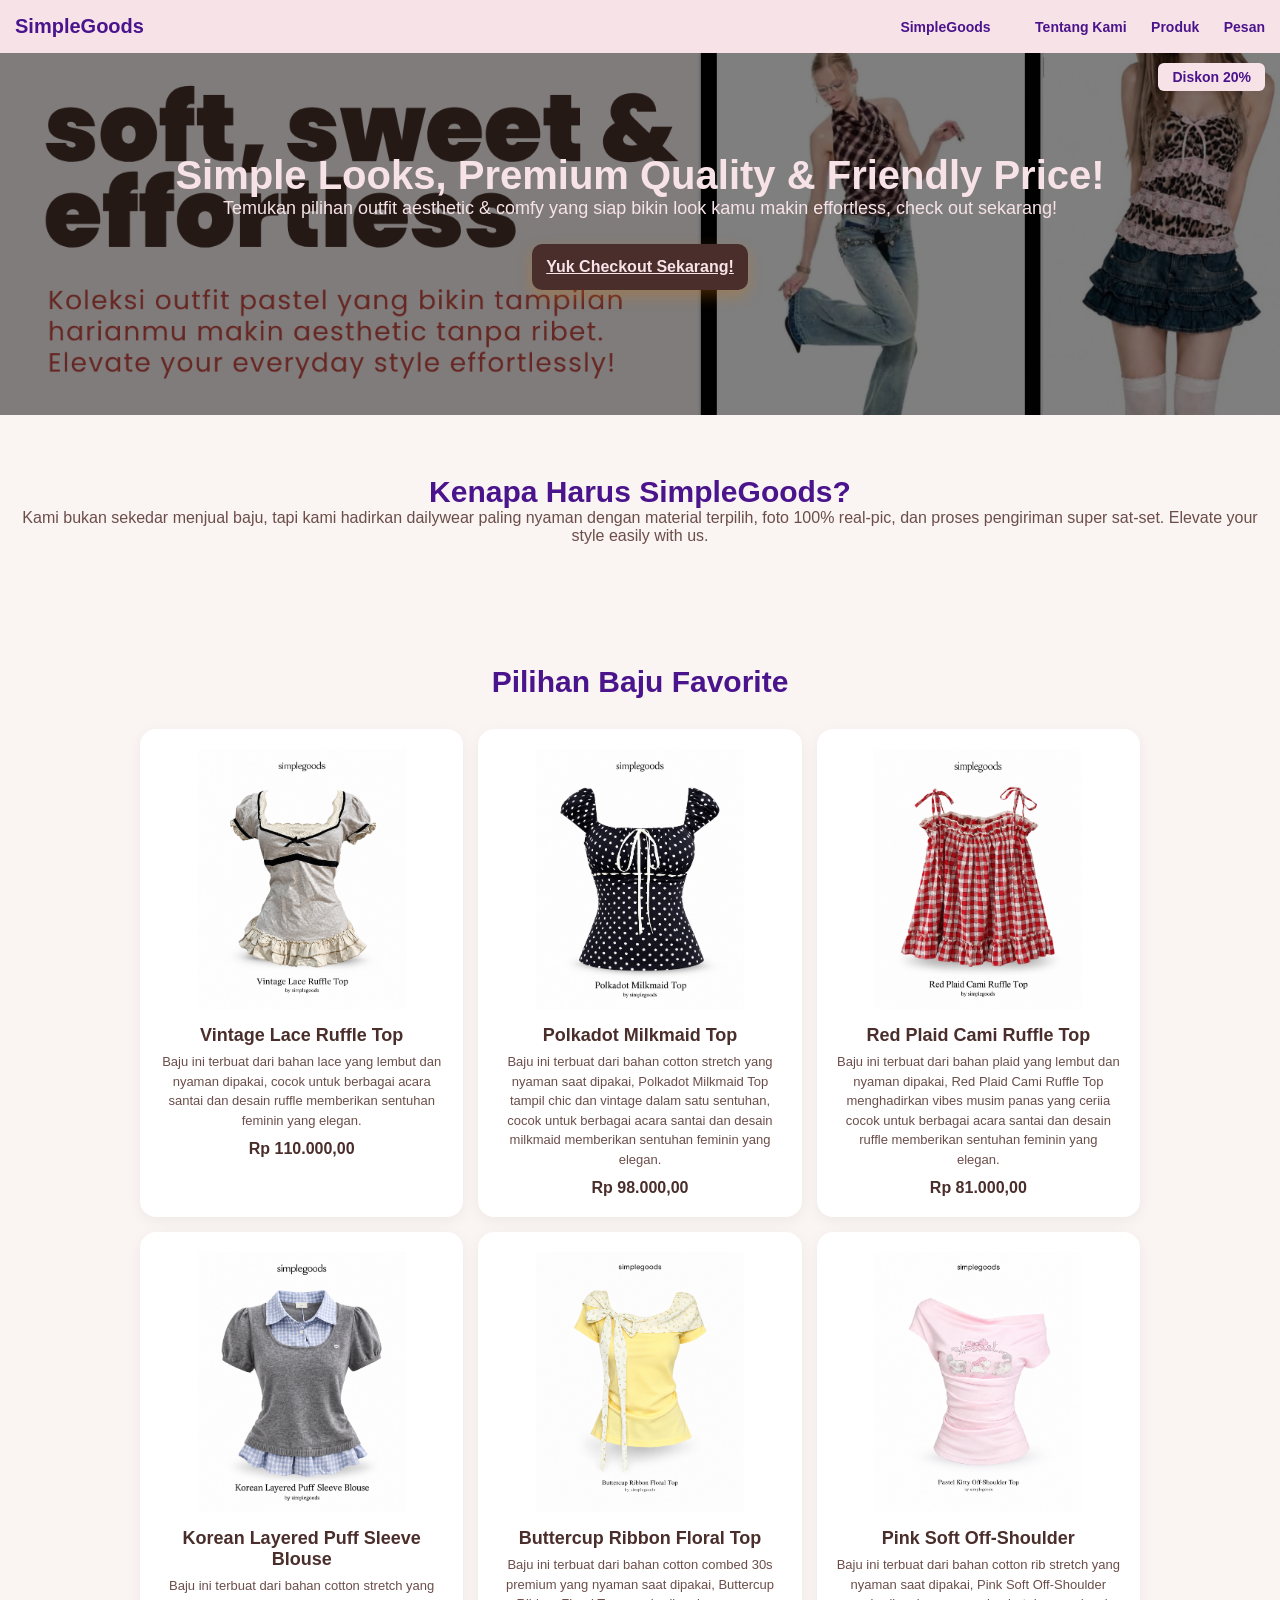
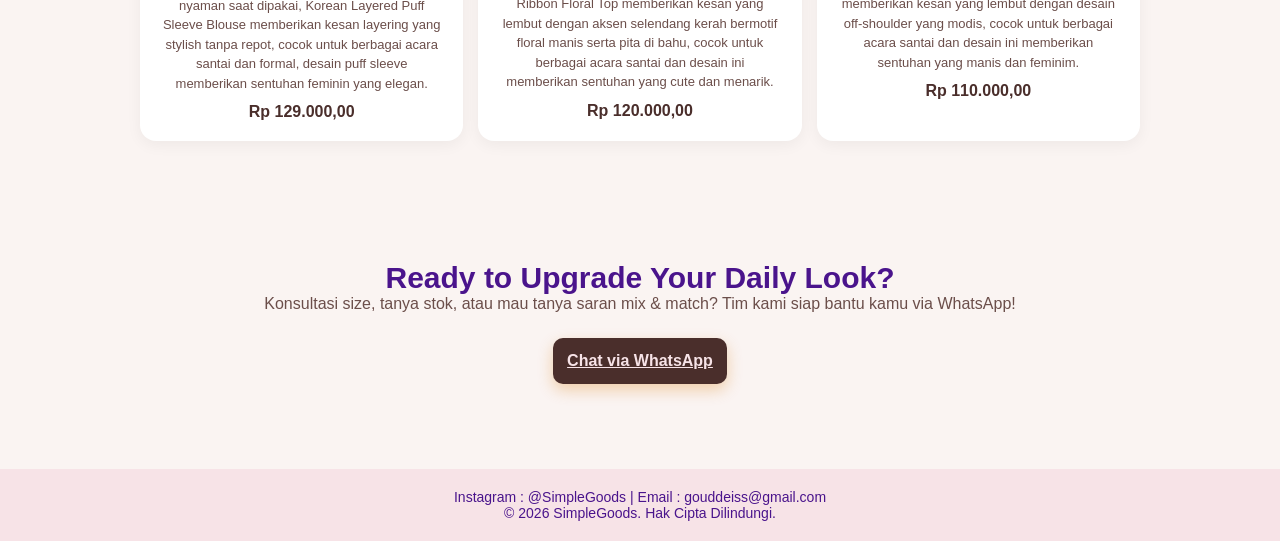
<file: index.html>
<!doctype html>
<html lang="id">
  <head>
    <meta charset="UTF-8" />
    <meta name="viewport" content="width=device-width, initial-scale=1.0" />
    <title>SimpleGoods</title>
    <link rel="icon" href="logo.jpg" />
    <link rel="stylesheet" href="styleee.css">
  </head>
  <body>
    <header>
      <div>SimpleGoods</div>
      <nav>
        <a href="#" class="logo">SimpleGoods</a>
       <a href="#menu">
       <a href="#tentang">Tentang Kami</a>
       <a href="#galery">Produk</a>
       <a href="#kontak">Pesan</a>
      </nav>
    </header>
    <section id="hero" class="hero">
      <h1>Simple Looks, Premium Quality & Friendly Price!</h1>
      <p>
        Temukan pilihan outfit aesthetic & comfy yang siap bikin look kamu makin effortless, check out sekarang!
      </p>
      <a href="https://wa.me/628818567674" class="cta-btn" target="_blank">
        Yuk Checkout Sekarang!
      </a>
      <span class="badge">Diskon 20%</span>
    </section> 
    <section id="tentang">
      <h2>Kenapa Harus SimpleGoods?</h2>
      <p>
        Kami bukan sekedar menjual baju, tapi kami hadirkan dailywear paling nyaman dengan material terpilih,
        foto 100% real-pic, dan proses pengiriman super sat-set. Elevate your style easily with us.
    </section>
    <section id="galery">
      <h2>Pilihan Baju Favorite</h2>
      
      <div class="gallery">
        <div class="card">
          <img src="clothes11.png" alt="Vintage Lace Ruffle Top" />
          <div class="card-body">
            <h3>Vintage Lace Ruffle Top</h3>
            <p>
              Baju ini terbuat dari bahan lace yang lembut dan nyaman dipakai, cocok untuk berbagai 
              acara santai dan desain ruffle memberikan sentuhan feminin yang elegan.
            </p>
            <h4>Rp 110.000,00</h4>
          </div>
        </div>

        <div class="card">
          <img src="clothes22.png" alt="Polkadot Milkmaid Top" />
          <div class="card-body">
            <h3>Polkadot Milkmaid Top</h3>
            <p>
              Baju ini terbuat dari bahan cotton stretch yang nyaman saat dipakai, Polkadot Milkmaid Top tampil 
              chic dan vintage dalam satu sentuhan, cocok untuk berbagai acara santai dan desain milkmaid memberikan sentuhan feminin yang elegan.
            </p>
            <h4>Rp 98.000,00</h4>
          </div>
        </div>

        <div class="card">
          <img src="clothes33.png" alt="Red Plaid Cami Ruffle Top" />
          <div class="card-body">
            <h3>Red Plaid Cami Ruffle Top</h3>
            <p>
              Baju ini terbuat dari bahan plaid yang lembut dan nyaman dipakai, Red Plaid Cami Ruffle Top menghadirkan vibes musim panas yang ceriia 
              cocok untuk berbagai acara santai dan desain ruffle memberikan sentuhan feminin yang elegan.
            </p>
            <h4>Rp 81.000,00</h4>
          </div>
        </div>

        <div class="card">
          <img src="clothes44.png" alt="Korean Layered Puff Sleeve Blouse" />
          <div class="card-body">
            <h3>Korean Layered Puff Sleeve Blouse</h3>
            <p>
              Baju ini terbuat dari bahan cotton stretch yang nyaman saat dipakai, Korean Layered Puff Sleeve Blouse memberikan kesan layering 
              yang stylish tanpa repot, cocok untuk berbagai acara santai dan formal, desain puff sleeve memberikan sentuhan feminin yang elegan.
            </p>
            <h4>Rp 129.000,00</h4>
          </div>
        </div>

        <div class="card">
          <img src="clothes55.png" alt="Buttercup Ribbon Floral Top" />
          <div class="card-body">
            <h3>Buttercup Ribbon Floral Top</h3>
            <p>
              Baju ini terbuat dari bahan cotton combed 30s premium yang nyaman saat dipakai, Buttercup Ribbon Floral Top memberikan kesan yang lembut 
              dengan aksen selendang kerah bermotif floral manis serta pita di bahu, cocok untuk berbagai acara santai dan desain ini memberikan sentuhan 
              yang cute dan menarik.
            </p>
            <h4>Rp 120.000,00</h4>
          </div>
        </div>

        <div class="card">
          <img src="clothes66.png" alt="Pink Soft Off-Shoulder" />
          <div class="card-body">
            <h3>Pink Soft Off-Shoulder</h3>
            <p>
              Baju ini terbuat dari bahan cotton rib stretch yang nyaman saat dipakai, Pink Soft Off-Shoulder memberikan kesan yang lembut 
              dengan desain off-shoulder yang modis, cocok untuk berbagai acara santai dan desain ini memberikan sentuhan 
              yang manis dan feminim.
            </p>
            <h4>Rp 110.000,00</h4>
          </div>
        </div>
      </div>
    </section>
    <section id="kontak">
      <h2> Ready to Upgrade Your Daily Look?</h2>
      <p>
        Konsultasi size, tanya stok, atau mau tanya saran mix & match? Tim kami siap bantu kamu via WhatsApp!
      </p>
      <a href="https://wa.me/628818567674" class="cta-btn" target="_blank">
        Chat via WhatsApp
      </a>
    </section>
    <footer>
      Instagram : @SimpleGoods | Email : gouddeiss@gmail.com
      <p>&copy; 2026 SimpleGoods. Hak Cipta Dilindungi.</p>
    </footer>
  </body>
</html>
</file>
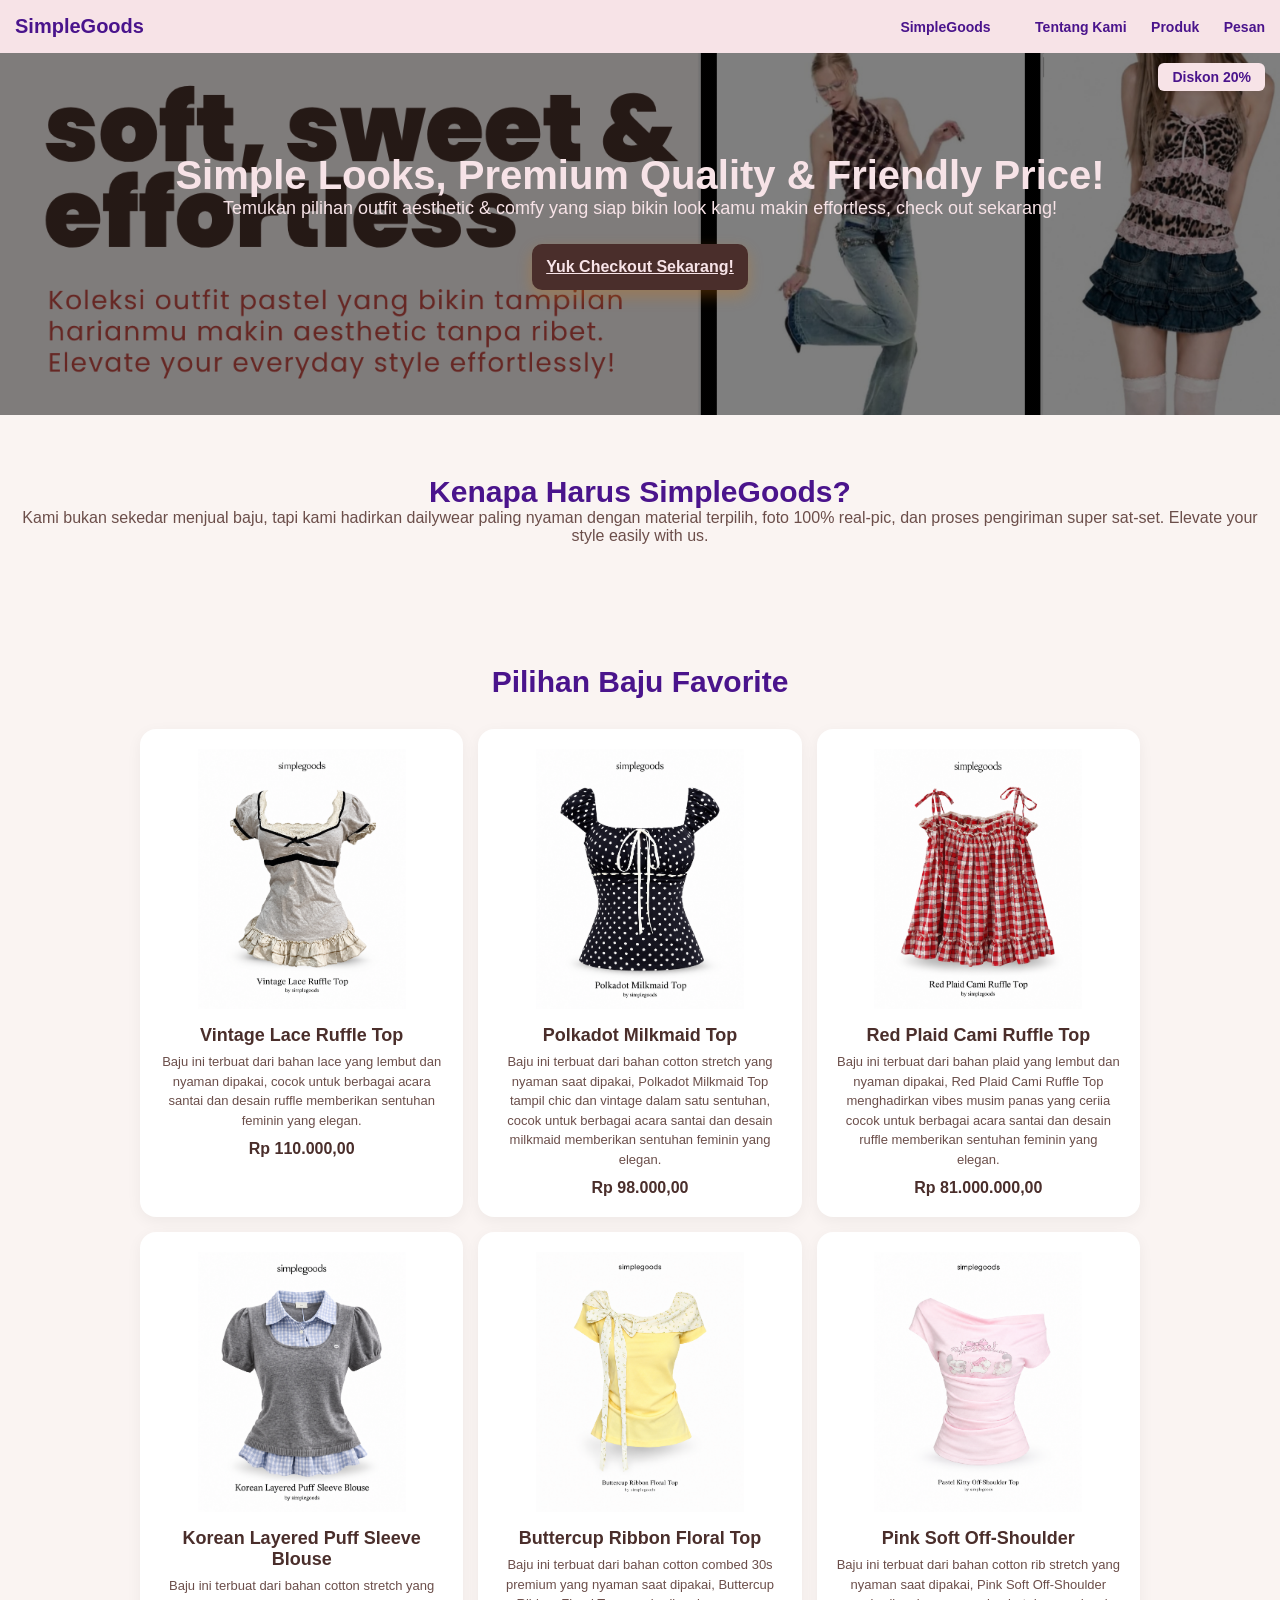
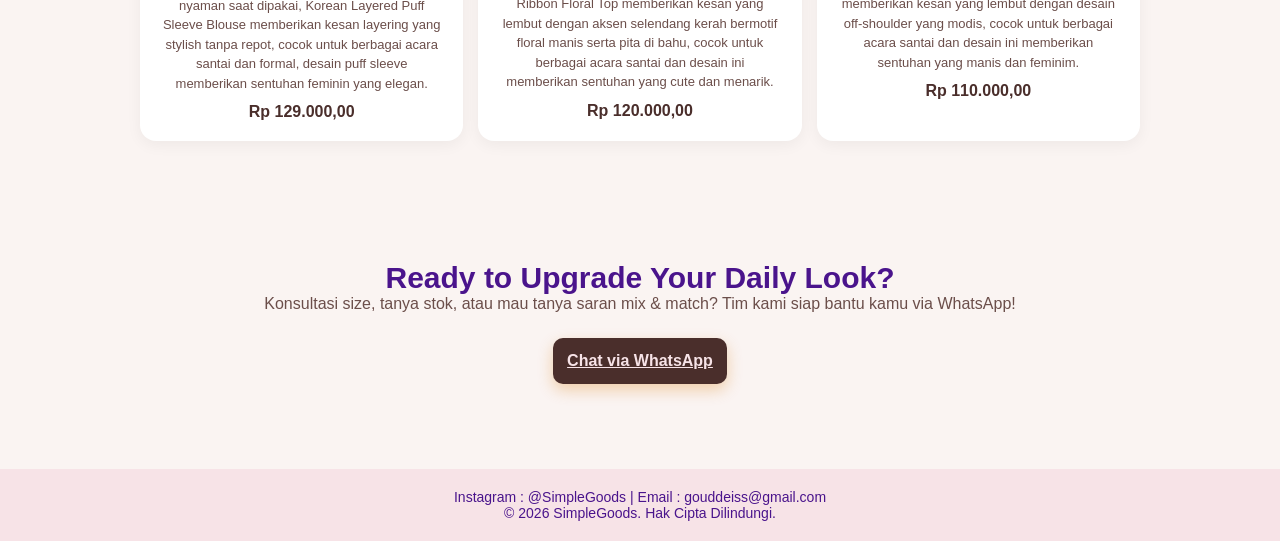
<file: index (2).html>
<!doctype html>
<html lang="id">
  <head>
    <meta charset="UTF-8" />
    <meta name="viewport" content="width=device-width, initial-scale=1.0" />
    <title>SimpleGoods</title>
    <link rel="icon" href="logo.jpg" />
    <link rel="stylesheet" href="styleee.css">
  </head>
  <body>
    <header>
      <div>SimpleGoods</div>
      <nav>
        <a href="#" class="logo">SimpleGoods</a>
       <a href="#menu">
       <a href="#tentang">Tentang Kami</a>
       <a href="#galery">Produk</a>
       <a href="#kontak">Pesan</a>
      </nav>
    </header>
    <section id="hero" class="hero">
      <h1>Simple Looks, Premium Quality & Friendly Price!</h1>
      <p>
        Temukan pilihan outfit aesthetic & comfy yang siap bikin look kamu makin effortless, check out sekarang!
      </p>
      <a href="https://wa.me/628818567674" class="cta-btn" target="_blank">
        Yuk Checkout Sekarang!
      </a>
      <span class="badge">Diskon 20%</span>
    </section> 
    <section id="tentang">
      <h2>Kenapa Harus SimpleGoods?</h2>
      <p>
        Kami bukan sekedar menjual baju, tapi kami hadirkan dailywear paling nyaman dengan material terpilih,
        foto 100% real-pic, dan proses pengiriman super sat-set. Elevate your style easily with us.
    </section>
    <section id="galery">
      <h2>Pilihan Baju Favorite</h2>
      
      <div class="gallery">
        <div class="card">
          <img src="clothes11.png" alt="Vintage Lace Ruffle Top" />
          <div class="card-body">
            <h3>Vintage Lace Ruffle Top</h3>
            <p>
              Baju ini terbuat dari bahan lace yang lembut dan nyaman dipakai, cocok untuk berbagai 
              acara santai dan desain ruffle memberikan sentuhan feminin yang elegan.
            </p>
            <h4>Rp 110.000,00</h4>
          </div>
        </div>

        <div class="card">
          <img src="clothes22.png" alt="Polkadot Milkmaid Top" />
          <div class="card-body">
            <h3>Polkadot Milkmaid Top</h3>
            <p>
              Baju ini terbuat dari bahan cotton stretch yang nyaman saat dipakai, Polkadot Milkmaid Top tampil 
              chic dan vintage dalam satu sentuhan, cocok untuk berbagai acara santai dan desain milkmaid memberikan sentuhan feminin yang elegan.
            </p>
            <h4>Rp 98.000,00</h4>
          </div>
        </div>

        <div class="card">
          <img src="clothes33.png" alt="Red Plaid Cami Ruffle Top" />
          <div class="card-body">
            <h3>Red Plaid Cami Ruffle Top</h3>
            <p>
              Baju ini terbuat dari bahan plaid yang lembut dan nyaman dipakai, Red Plaid Cami Ruffle Top menghadirkan vibes musim panas yang ceriia 
              cocok untuk berbagai acara santai dan desain ruffle memberikan sentuhan feminin yang elegan.
            </p>
            <h4>Rp 81.000.000,00</h4>
          </div>
        </div>

        <div class="card">
          <img src="clothes44.png" alt="Korean Layered Puff Sleeve Blouse" />
          <div class="card-body">
            <h3>Korean Layered Puff Sleeve Blouse</h3>
            <p>
              Baju ini terbuat dari bahan cotton stretch yang nyaman saat dipakai, Korean Layered Puff Sleeve Blouse memberikan kesan layering 
              yang stylish tanpa repot, cocok untuk berbagai acara santai dan formal, desain puff sleeve memberikan sentuhan feminin yang elegan.
            </p>
            <h4>Rp 129.000,00</h4>
          </div>
        </div>

        <div class="card">
          <img src="clothes55.png" alt="Buttercup Ribbon Floral Top" />
          <div class="card-body">
            <h3>Buttercup Ribbon Floral Top</h3>
            <p>
              Baju ini terbuat dari bahan cotton combed 30s premium yang nyaman saat dipakai, Buttercup Ribbon Floral Top memberikan kesan yang lembut 
              dengan aksen selendang kerah bermotif floral manis serta pita di bahu, cocok untuk berbagai acara santai dan desain ini memberikan sentuhan 
              yang cute dan menarik.
            </p>
            <h4>Rp 120.000,00</h4>
          </div>
        </div>

        <div class="card">
          <img src="clothes66.png" alt="Pink Soft Off-Shoulder" />
          <div class="card-body">
            <h3>Pink Soft Off-Shoulder</h3>
            <p>
              Baju ini terbuat dari bahan cotton rib stretch yang nyaman saat dipakai, Pink Soft Off-Shoulder memberikan kesan yang lembut 
              dengan desain off-shoulder yang modis, cocok untuk berbagai acara santai dan desain ini memberikan sentuhan 
              yang manis dan feminim.
            </p>
            <h4>Rp 110.000,00</h4>
          </div>
        </div>
      </div>
    </section>
    <section id="kontak">
      <h2> Ready to Upgrade Your Daily Look?</h2>
      <p>
        Konsultasi size, tanya stok, atau mau tanya saran mix & match? Tim kami siap bantu kamu via WhatsApp!
      </p>
      <a href="https://wa.me/628818567674" class="cta-btn" target="_blank">
        Chat via WhatsApp
      </a>
    </section>
    <footer>
      Instagram : @SimpleGoods | Email : gouddeiss@gmail.com
      <p>&copy; 2026 SimpleGoods. Hak Cipta Dilindungi.</p>
    </footer>
  </body>
</html>
</file>
<file: styleee.css>
* {
  margin: 0;
  padding: 0;
  box-sizing: border-box;
}

html {
  scroll-behavior: smooth;
}
  
  body { 
  background-color: #faf4f2;
  color: #6b4e4a;
  font-family: "Segoe UI", Tahoma, Geneva, Verdana, sans-serif;
}

/* NAVBAR */
header {
  background-color: #f7e3e7;
  color: #4a148c;
  padding: 15px;
  display: flex;
  justify-content: space-between;
  align-items: center;
}

header div {
  font-weight: bold;
  font-size: 20px;
}

header nav a {
  color: #4a148c;
  font-size: 14px;
  font-weight: 600;
  margin-left: 20px;
  text-decoration: none;
}

/* HERO SECTION */
#hero {
  background:
  linear-gradient(rgba(0, 0, 0, 0.5), rgba(0, 0, 0, 0.5)),
  url("simplegoods.png") center/cover;
  color: #f7e3e7;
  text-align: center;
  padding-left: 20px;
  padding-right: 20px;
  padding-top: 100px;
  padding-bottom: 100px;
  position: relative;
}

/* BADGE PROMO */                  
.badge {
  position: absolute;
  top: 10px;
  right: 15px;
  padding: 6px 14px;
  background-color: #f7e3e7;
  color: #4a148c;
  font-size: 14px;
  font-weight: bold;
  border-radius: 6px;
}                      

#hero h1 {
  font-size: 40px;
}

#hero p {
  font-size: 18px;
}

/* SECTION UMUM */
section {
  padding-left: 20px;
  padding-right: 20px;
  padding-top: 60px;
  padding-bottom: 60px;
  text-align: center;
}

section h2 {
  font-size: 30px;
  color: #4a148c;
}

/* FOOTER */
footer {
  background-color: #f7e3e7;
  color: #4a148c;
  text-align: center;
  padding: 20px;
  font-size: 14px;
}

/* MENU/PRODUK */
.gallery {
  display: grid;
  grid-template-columns: repeat(3, 1fr);
  gap: 15px;
  max-width: 1000px;
  margin: 30px auto 0;
}

.card {
  background-color: #ffffff;
  border-radius: 16px;
  padding: 20px;
  box-shadow: 0 4px 15px rgba(0, 0, 0, 0.05);
  text-align: center;
}

.card img {
  width: 100%;
  height: 260px;
  object-fit: contain;
  border-radius: 10px;
}

/* Bagian Teks di Dalam Kartu */
.card-body h3 {
  color: #4A2E2B;
  font-size: 18px;
  margin: 12px 0 6px 0;
}

.card-body p {
  color: #6B4E4A;
  font-size: 13px;
  line-height: 1.5;
}

.card-body h4 {
  color: #4A2E2B;
  font-size: 16px;
  font-weight: bold;
  margin-top: 10px;
}

/* CTA BUTTON */
.cta-btn {
  display: inline-block;
  margin: 25px;
  padding: 14px;
  background: #4a2e2b;
  color: #f7e3e7;
  font-weight: bold;
  border-radius: 10px;
  box-shadow: 0 6px 15px rgba(217, 119, 6, 0.3);
}
</file>
